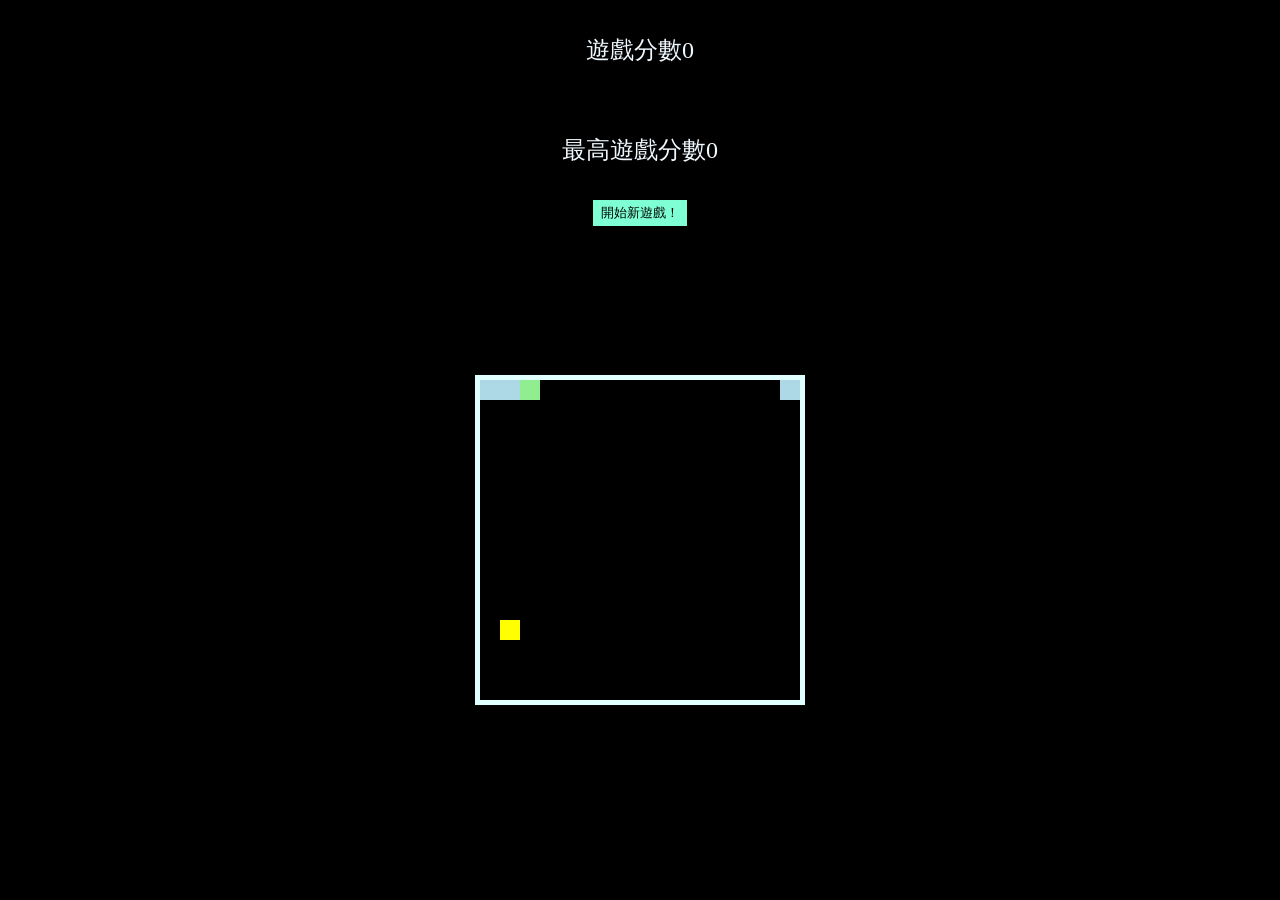
<file: 網頁開發/project5_貪食蛇遊戲/index.html>
<!DOCTYPE html>
<html lang="en">
  <head>
    <meta charset="UTF-8" />
    <meta name="viewport" content="width=device-width, initial-scale=1.0" />
    <title>貪食蛇遊戲</title>
    <link rel="stylesheet" href="./style.css" />
  </head>
  <body>
    <canvas
      id="myCanvas"
      width="320"
      height="320"
      style="background-color: rgb(15, 15, 14)"
    ></canvas>
    <p id="myScore">分數：</p>
    <p id="myScore2">最高分數：</p>
    <button type="button" id="Start" onclick="location.reload()">
      開始新遊戲！
    </button>
  <script src="./app.js"></script>
  </body>
</html>
</file>
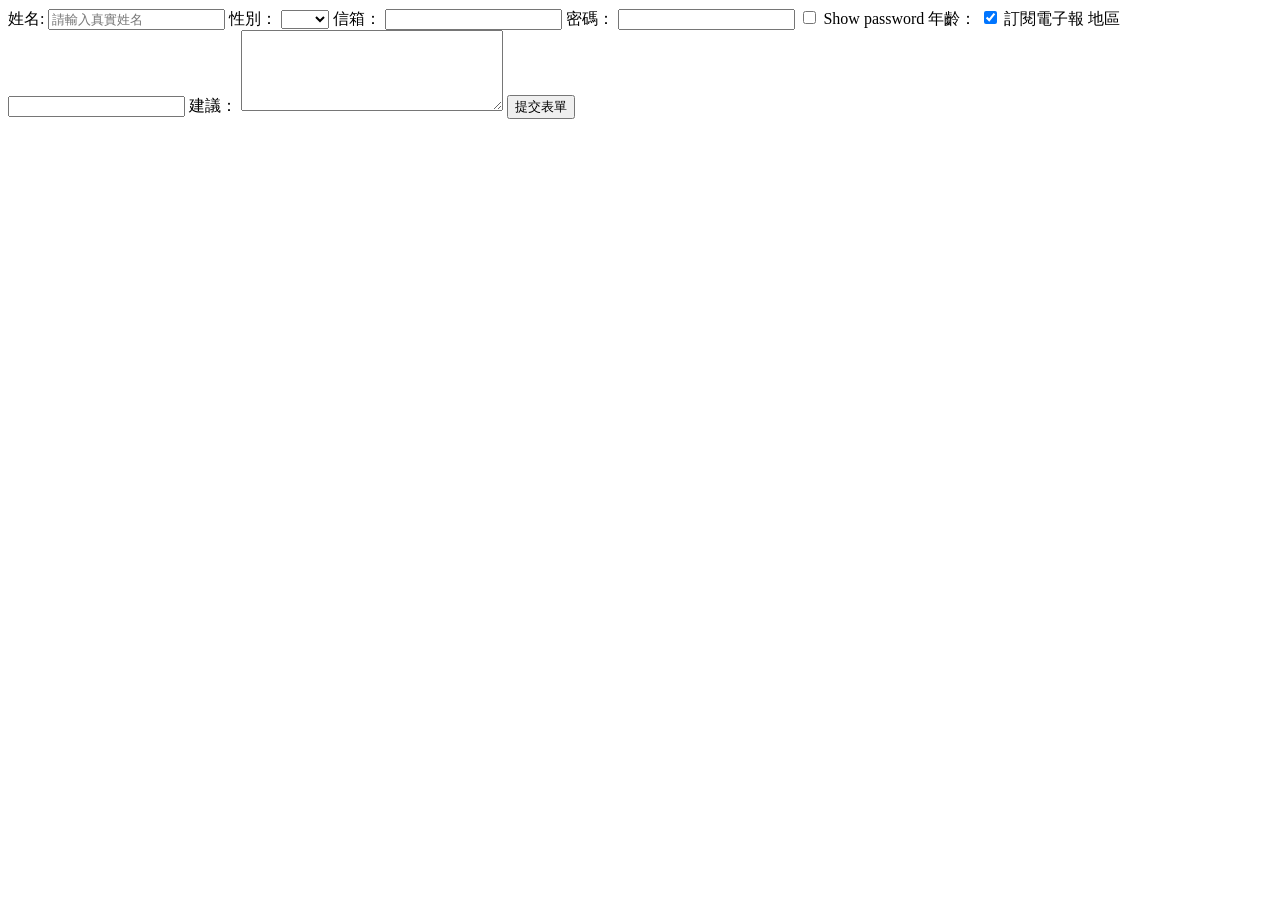
<file: 網頁開發/HTML/表單.html>
<!DOCTYPE html>
<html lang="en">
  <head>
    <meta charset="UTF-8" />
    <meta name="viewport" content="width=device-width, initial-scale=1.0" />
    <link rel="stylesheet" href="./style.css" />
    <title>表單</title>
  </head>
  <body>
    <form action="">
      <label for="名字">姓名:</label>
      <input
        name="姓名"
        id="名字"
        type="text"
        minlength="5"
        maxlength="30"
        placeholder="請輸入真實姓名"
      />
      <label for="gender">性別：</label>
      <select name="gender" id="gender" required>
        <option value=""></option>
        <option value="male">男性</option>
        <option value="female">女性</option>
        <option value="other">其他</option>
      </select>
      <!-- <input id="male" type="radio" name="gender" value="male" required />
      <label for="male">男性</label>

      <input id="female" type="radio" name="gender" value="female" />
      <label for="female">女性</label>

      <input id="other" type="radio" name="gender" value="other" />
      <label for="other">其他</label> -->

      <label for="信箱">信箱：</label>
      <input name="email" id="信箱" type="email" required />

      <label for="password">密碼：</label>
      <input
        id="password"
        name="password"
        type="password"
        minlength="5"
        maxlength="30"
      />

      <input type="checkbox" onclick="showpassword" id="show" /> Show password

      <label for="年齡">年齡：</label>
      <!-- 0 <input type="range" min="0" max="125" step="5" name="age" />125 -->
      <!--<input type="number" id="年齡" name="age" min="0" max="125" step="0.01" />-->

      <input id="電子報" type="checkbox" checked name="電子報" value="訂閱" />
      <label for="電子報">訂閱電子報</label>

      <label for="area">地區</label>
      <input list="area-list" type="text" name="area" id="area" />
      <datalist id="area-list">
        <option value="台北">台北</option>
        <option value="新北">新北</option>
      </datalist>

      <label for="suggestion">建議：</label>
      <textarea name="" id="" cols="30" rows="5"></textarea>

      <!-- <label for="email">帳號：</label>
      <input id="email" type="text" name="email" />

      <button type="submit">登入系統</button> -->
      <button type="submit">提交表單</button>
    </form>
    <script>
      let checkbox = document.querySelector("#show");
      let password = document.querySelector("#password");
      checkbox.addEventListener("click", () => {
        if (password.type == "password") {
          password.type = "text";
        } else {
          password.type = "password";
        }
      });
    </script>
  </body>
</html>
</file>
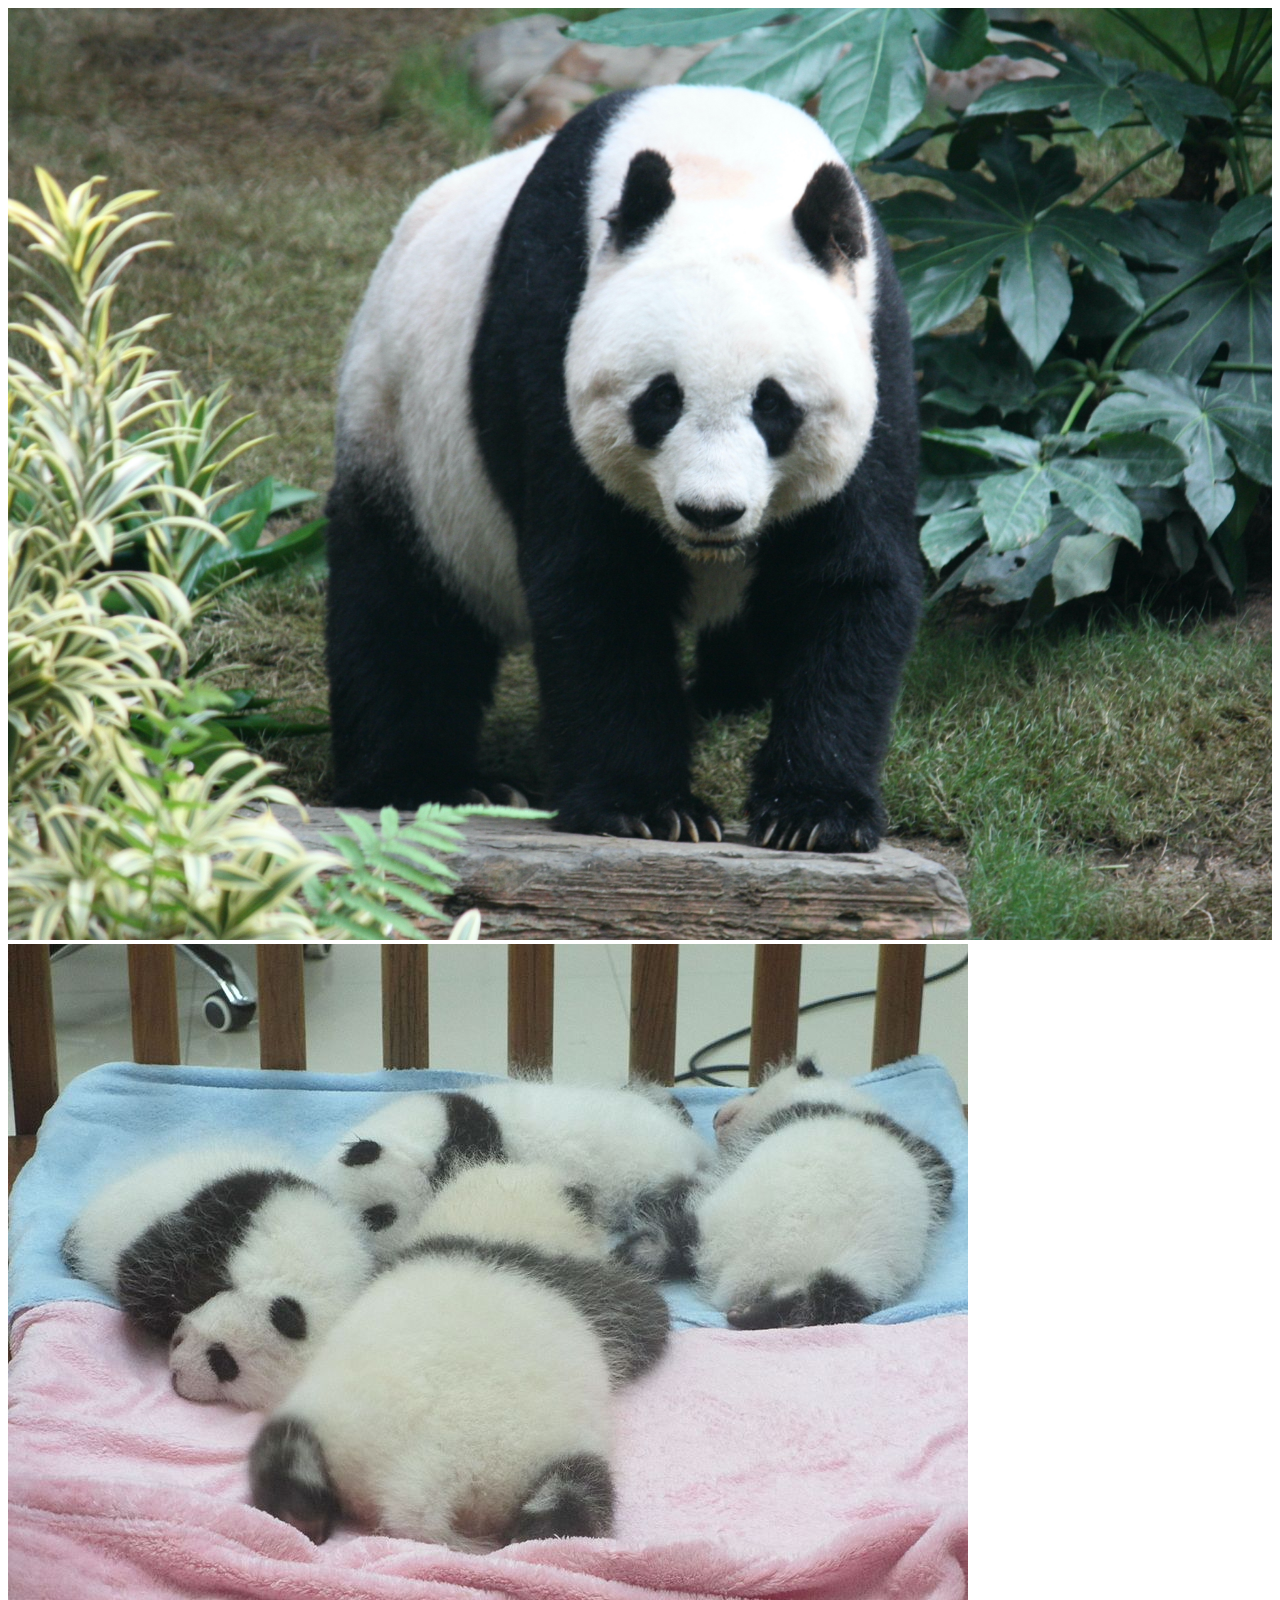
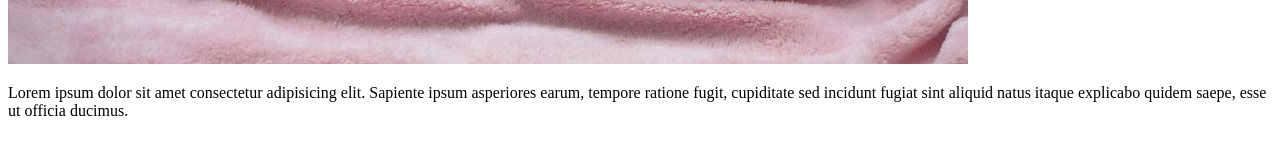
<file: 網頁開發/practice1/panda.html>
<!DOCTYPE html>
<html lang="en">
  <head>
    <meta charset="UTF-8" />
    <meta name="viewport" content="width=img, initial-scale=1.0" />
    <title>Document</title>
    <style>
      body {
        display: flex;
        flex-wrap: wrap;
      }
      body img {
        flex: 1 1 500px;
      }
      body div img {
        width: 100%;
      }
    </style>
  </head>
  <body>
    <div><img src="./panda.jpeg" alt="" /></div>
    <div><img src="./small_panda.jpeg" alt="" /></div>
    <p>
      Lorem ipsum dolor sit amet consectetur adipisicing elit. Sapiente ipsum
      asperiores earum, tempore ratione fugit, cupiditate sed incidunt fugiat
      sint aliquid natus itaque explicabo quidem saepe, esse ut officia ducimus.
    </p>
  </body>
</html>
</file>
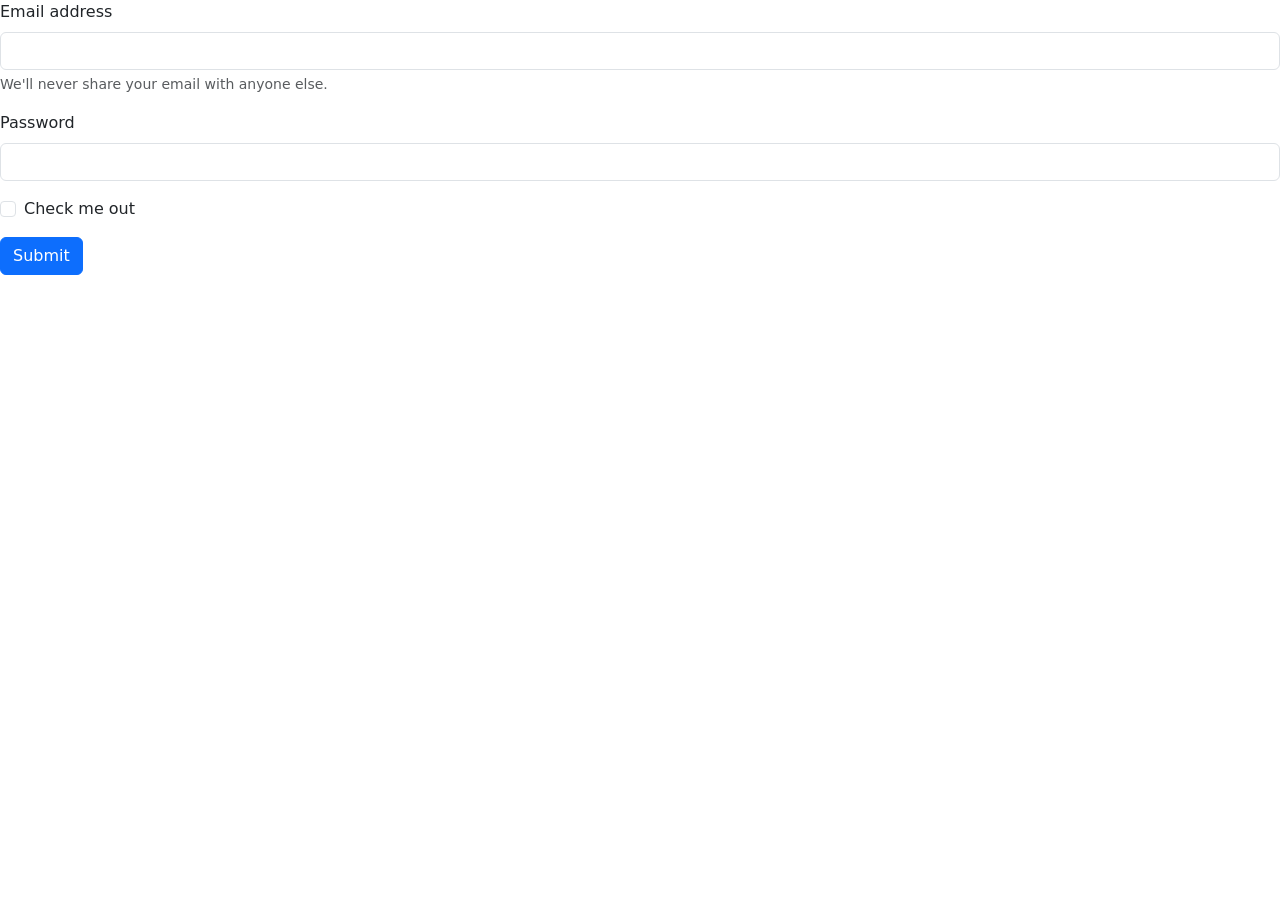
<file: 網頁開發/practice2/bootstrap.html>
<!DOCTYPE html>
<html lang="en">
  <head>
    <meta charset="UTF-8" />
    <meta name="viewport" content="width=device-width, initial-scale=1.0" />
    <title>Document</title>
    <link
      rel="stylesheet"
      href="https://cdn.jsdelivr.net/npm/bootstrap@5.3.3/dist/css/bootstrap.min.css"
      rel="stylesheet"
      integrity="sha384-QWTKZyjpPEjISv5WaRU9OFeRpok6YctnYmDr5pNlyT2bRjXh0JMhjY6hW+ALEwIH"
      crossorigin="anonymous"
    />
  </head>
  <body>
    <form>
      <div class="mb-3">
        <label for="exampleInputEmail1" class="form-label">Email address</label>
        <input
          type="email"
          class="form-control"
          id="exampleInputEmail1"
          aria-describedby="emailHelp"
        />
        <div id="emailHelp" class="form-text">
          We'll never share your email with anyone else.
        </div>
      </div>
      <div class="mb-3">
        <label for="exampleInputPassword1" class="form-label">Password</label>
        <input
          type="password"
          class="form-control"
          id="exampleInputPassword1"
        />
      </div>
      <div class="mb-3 form-check">
        <input type="checkbox" class="form-check-input" id="exampleCheck1" />
        <label class="form-check-label" for="exampleCheck1">Check me out</label>
      </div>
      <button type="submit" class="btn btn-primary">Submit</button>
    </form>
  </body>
  <script
    src="https://cdn.jsdelivr.net/npm/bootstrap@5.3.3/dist/js/bootstrap.bundle.min.js"
    integrity="sha384-YvpcrYf0tY3lHB60NNkmXc5s9fDVZLESaAA55NDzOxhy9GkcIdslK1eN7N6jIeHz"
    crossorigin="anonymous"
  ></script>
</html>
</file>
<file: 網頁開發/project5_貪食蛇遊戲/style.css>
*{
    padding: 0;
    border: 0;
    box-sizing: border-box;
}
body{
    background-color: black;
    display: flex;
    flex-direction: column;
    align-items: center;

}
#myCanvas{
    border: 5px solid lightcyan;
    position: absolute;
    top: 60%;
    left: 50%;
    transform: translate(-50%, -50%); /*在x y方向都平移回來*/
}
#myScore{
    margin-top: 1rem;
}
#myScore, #myScore2{
color: aliceblue;
font-size: 1.5rem;
padding: 10px;
}
#Start{
    padding: 0.25rem 0.5rem;
    background-color: aquamarine;
}
</file>
<file: 網頁開發/HTML/style.css>
/* element selector 
h2 {
  color: rgb(89, 158, 219);
}*/
/* id selector 
#first-paragraph {
  color: blueviolet;
}*/
/*class selector
.blue-text {
  color: blue;
}*/
/*element and class selector
a.large-text {
  font-size: 32px;
}*/

/*input[type="text"] {
  color: red;
}
input[type="text"]:hover {
  color: rgb(87, 34, 95);
}*/
/*反白顏色*/
*::selection {
  background-color: bisque;
}
h1 {
  font-size: 32px;
  text-align: center;
}
a {
  text-decoration: none;
}
table,
tr,
th,
td {
  border: 1px solid black;
  border-collapse: collapse;
}
tr:hover {
  background-color: bisque;
}
td,
th {
  padding: 0.25 0.5rem;
}
img:hover {
  cursor: pointer;
}
</file>
